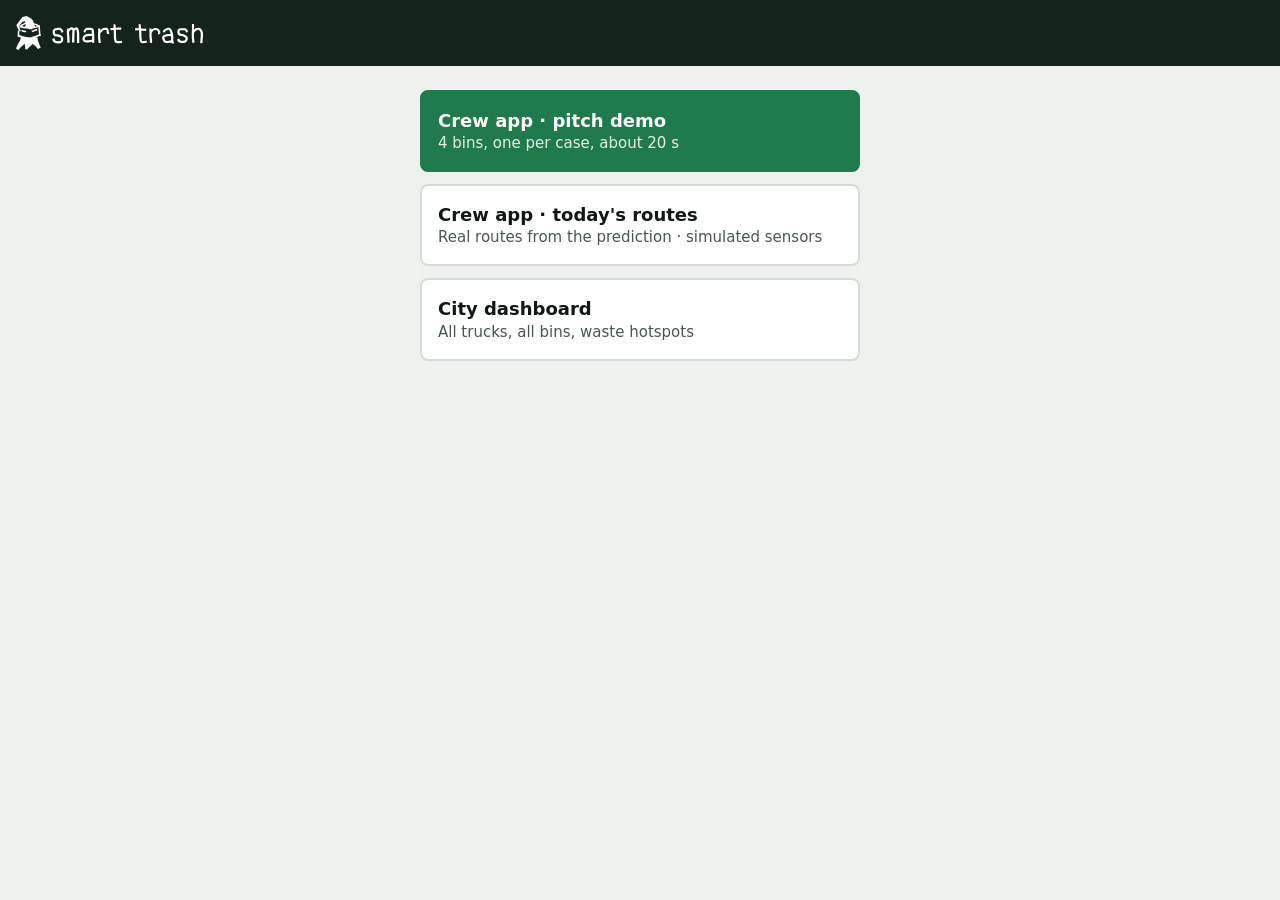
<file: code/index.html>
<!doctype html>
<html lang="en">
<head>
  <meta charset="utf-8">
  <meta name="viewport" content="width=device-width, initial-scale=1">
  <title>Smart Trash</title>
  <style>
    :root { --bg: #eef1ee; --ink: #111814; --brand: #14231b; --accent: #1f7a4d; --line: #d5dcd7; }
    body { margin: 0; background: var(--bg); color: var(--ink); font: 18px/1.4 system-ui, -apple-system, sans-serif; }
    header { padding: 16px; background: var(--brand); }
    header img { display: block; height: 34px; }
    main { max-width: 440px; margin: 0 auto; padding: 24px 16px; display: grid; gap: 12px; }
    a { display: block; padding: 16px; border: 2px solid var(--line); border-radius: 8px; background: #fff; color: inherit; text-decoration: none; font-weight: 800; }
    a small { display: block; font-weight: 500; color: #4a564f; }
    a.main { border-color: var(--accent); background: var(--accent); color: #fff; }
    a.main small { color: #e3f2ea; }
  </style>
</head>
<body>
  <header><img src="crew-app/brand/logo-light.svg" alt="Smart Trash"></header>
  <main>
    <a class="main" href="crew-app/?demo">Crew app · pitch demo<small>4 bins, one per case, about 20 s</small></a>
    <a href="crew-app/">Crew app · today's routes<small>Real routes from the prediction · simulated sensors</small></a>
    <a href="web/">City dashboard<small>All trucks, all bins, waste hotspots</small></a>
  </main>
</body>
</html>
</file>
